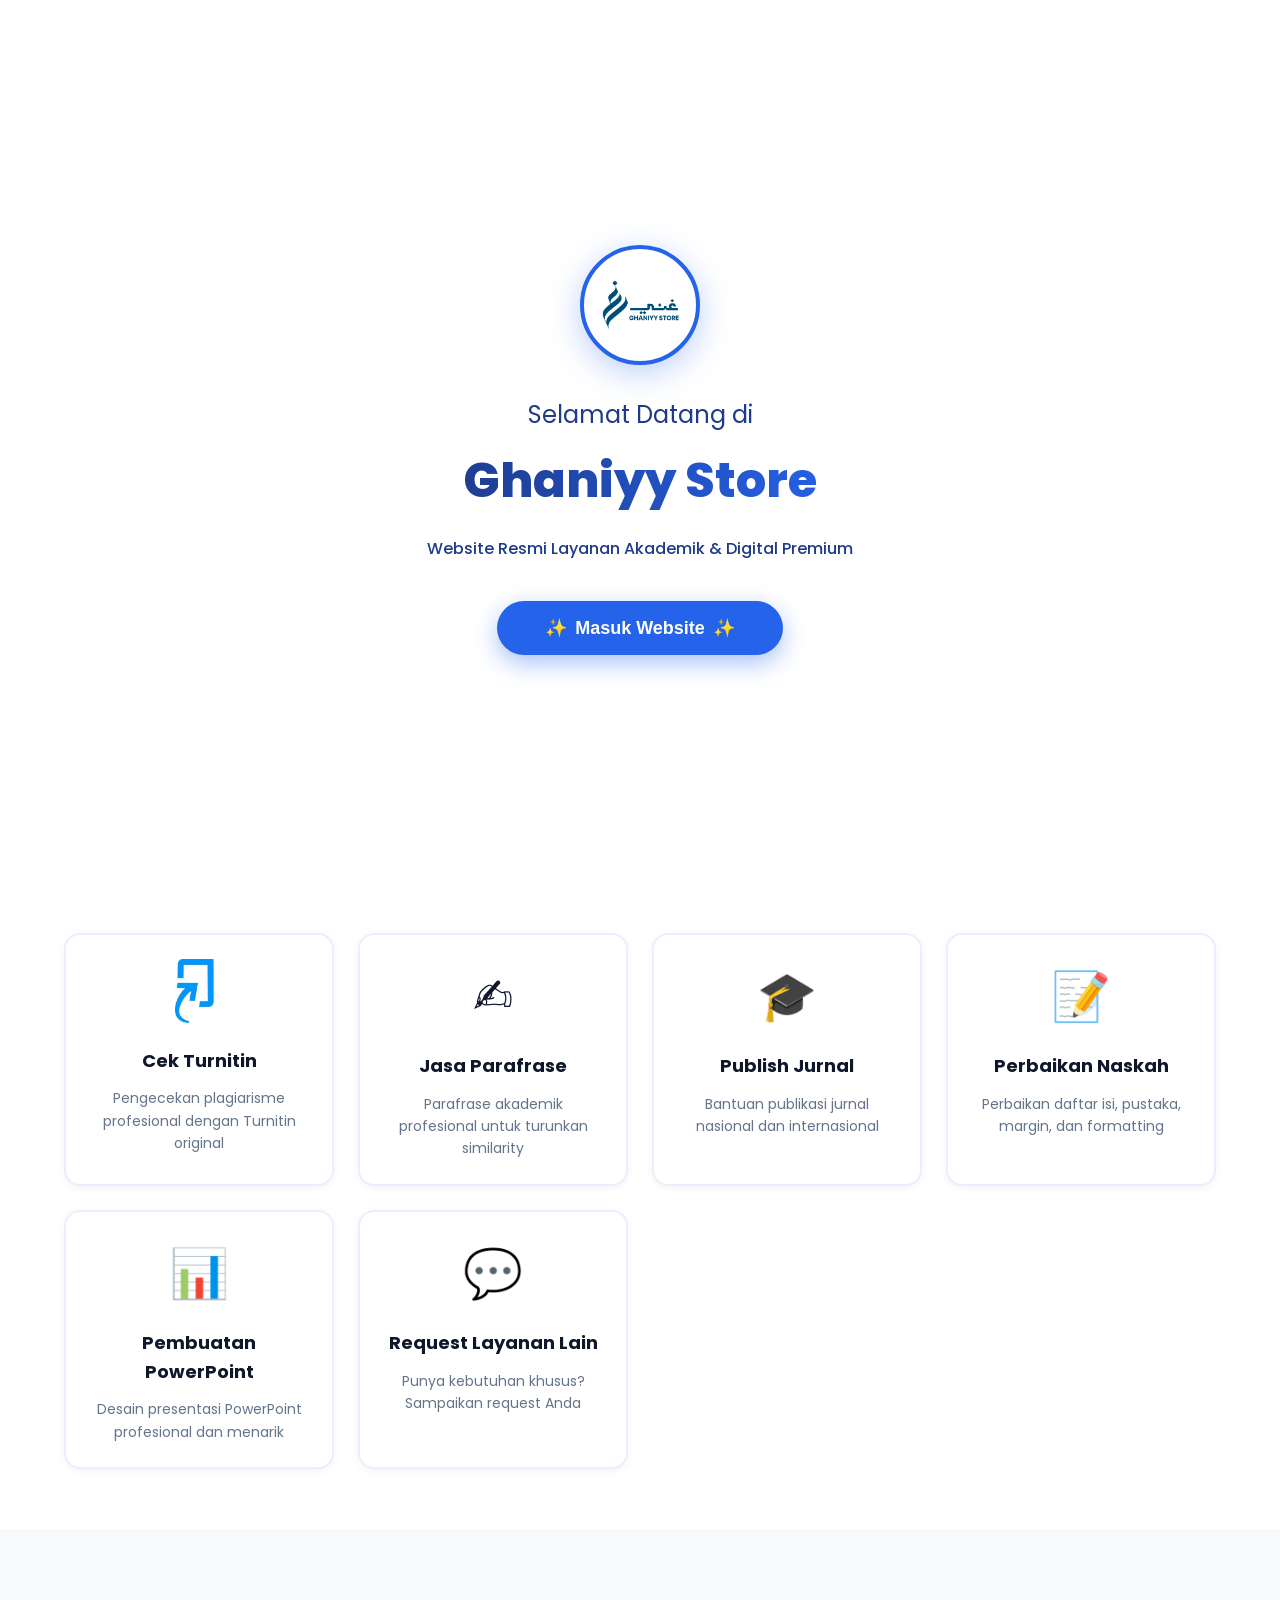
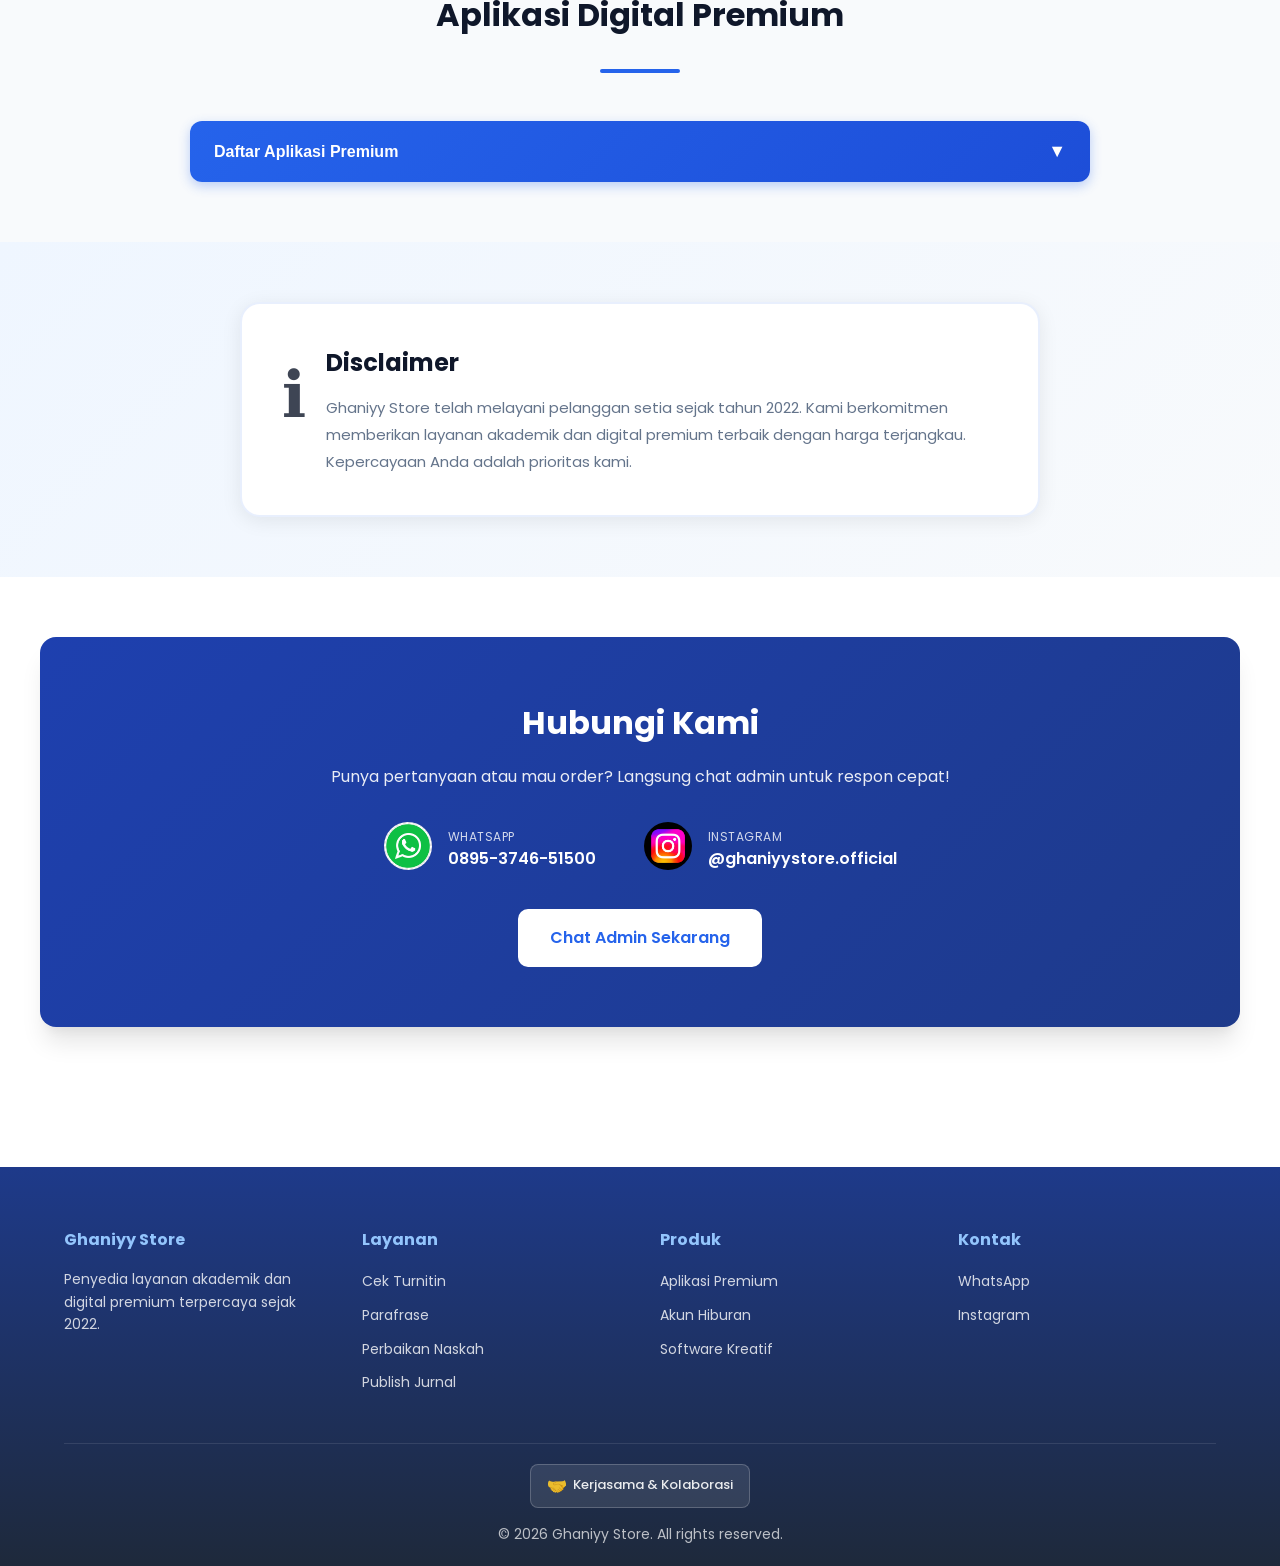
<file: WEBSITE TOKO/index.html>
<!DOCTYPE html>
<html lang="id">
<head>
  <meta charset="UTF-8" />
  <meta name="viewport" content="width=1200, initial-scale=0.3, maximum-scale=1.0, user-scalable=yes" />
  <title>Ghaniyy Store - Layanan Akademik & Digital Premium</title>
  <link rel="preconnect" href="https://fonts.googleapis.com">
  <link rel="preconnect" href="https://fonts.gstatic.com" crossorigin>
  <link href="https://fonts.googleapis.com/css2?family=Poppins:wght@300;400;500;600;700;800&display=swap" rel="stylesheet">
  <link rel="stylesheet" href="src/css/styles.css" />
</head>
<body>
  <!-- WELCOME SPLASH SCREEN -->
  <div id="welcomeScreen" class="welcome-screen">
    <div class="welcome-content">
      <img src="assets/logo1.png" alt="Ghaniyy Store" class="welcome-logo">
      <h1 class="welcome-title">Selamat Datang di</h1>
      <h2 class="welcome-brand">Ghaniyy Store</h2>
      <p class="welcome-subtitle">Website Resmi Layanan Akademik & Digital Premium</p>
      <button id="enterWebsite" class="welcome-btn">
        <span>✨</span> Masuk Website <span>✨</span>
      </button>
    </div>
  </div>

  <!-- BACKGROUND MUSIC -->
  <audio id="bgMusic" loop>
    <source src="assets/music.mp3" type="audio/mpeg">
    Browser Anda tidak mendukung audio.
  </audio>

  <!-- HEADER -->
  <header class="site-header">
    <div class="container header-inner">
      <a class="brand" href="#">
        <img src="assets/logo1.png" alt="Ghaniyy Store" class="logo-img"/>
        <span class="brand-text">Ghaniyy Store</span>
      </a>

      <button class="mobile-menu-toggle" id="mobileMenuToggle" aria-label="Toggle menu">
        <span>☰</span>
      </button>

      <nav class="main-nav" id="mainNav">
        <a href="#home">Home</a>
        <a href="#tentang">Tentang</a>
        <a href="#layanan">Layanan</a>
        <a href="#produk">Aplikasi Premium</a>
        <a href="#kontak">Kontak</a>
      </nav>

      <div class="header-actions">
        <input id="search" class="search" placeholder="Cari layanan atau produk..." />
        <a id="wa-contact" class="btn btn-primary" target="_blank" href="https://wa.me/62895374651500?text=Halo,%20saya%20tertarik%20dengan%20layanan%20Ghaniyy%20Store">WhatsApp</a>
      </div>
    </div>
  </header>

  <!-- HERO / HOME -->
  <section class="hero" id="home">
    <div class="container">
      <div class="home-content">
        <div class="logo-section">
          <img src="assets/logo1.png" alt="Ghaniyy Store Logo" class="main-logo"/>
          <h1 class="store-name">Ghaniyy Store</h1>
          <p class="store-tagline">Layanan Akademik & Digital Premium</p>
        </div>
        
        <div class="about-home">
          <h2>Tentang Kami</h2>
          <p>
            <strong>Ghaniyy Store</strong> merupakan penyedia layanan digital yang menghadirkan berbagai kebutuhan akademik maupun hiburan. 
            Kami menyediakan <strong>Cek Turnitin</strong>, <strong>Jasa Parafrase</strong>, <strong>Publish Jurnal</strong>, 
            <strong>Perbaikan Naskah</strong>, serta berbagai <strong>aplikasi premium</strong> dengan harga terjangkau dan pelayanan terpercaya.
          </p>
          
          <div class="home-stats">
            <div class="home-stat">
              <span class="stat-number" data-target="300">0</span><span class="stat-plus">+</span>
              <span class="stat-label">Pelanggan</span>
            </div>
            <div class="home-stat">
              <span class="stat-number">4.9/5</span>
              <span class="stat-label">Rating</span>
            </div>
            <div class="home-stat">
              <span class="stat-number">24/7</span>
              <span class="stat-label">Support</span>
            </div>
          </div>
          
          <a href="#layanan" class="btn-home">Lihat Layanan</a>
        </div>
      </div>
    </div>
  </section>

  <!-- LAYANAN AKADEMIK -->
  <section id="layanan" class="section-layanan">
    <div class="container">
      <div class="section-head">
        <h2>Layanan Akademik</h2>
        <div class="section-divider"></div>
      </div>
      <div class="layanan-grid">
        <div class="layanan-card" onclick="orderTurnitin()">
          <img src="assets/turnitin.jpg" alt="Turnitin" class="layanan-icon-img">
          <h3>Cek Turnitin</h3>
          <p>Pengecekan plagiarisme profesional dengan Turnitin original</p>
        </div>

        <div class="layanan-card" onclick="orderParafrase()">
          <div class="layanan-icon">✍️</div>
          <h3>Jasa Parafrase</h3>
          <p>Parafrase akademik profesional untuk turunkan similarity</p>
        </div>

        <div class="layanan-card" onclick="orderJurnal()">
          <div class="layanan-icon">🎓</div>
          <h3>Publish Jurnal</h3>
          <p>Bantuan publikasi jurnal nasional dan internasional</p>
        </div>

        <div class="layanan-card" onclick="orderNaskah()">
          <div class="layanan-icon">📝</div>
          <h3>Perbaikan Naskah</h3>
          <p>Perbaikan daftar isi, pustaka, margin, dan formatting</p>
        </div>

        <div class="layanan-card" onclick="orderPowerPoint()">
          <div class="layanan-icon">📊</div>
          <h3>Pembuatan PowerPoint</h3>
          <p>Desain presentasi PowerPoint profesional dan menarik</p>
        </div>

        <div class="layanan-card" onclick="orderCustom()">
          <div class="layanan-icon">💬</div>
          <h3>Request Layanan Lain</h3>
          <p>Punya kebutuhan khusus? Sampaikan request Anda</p>
        </div>
      </div>
    </div>
  </section>

  <!-- LAYANAN DIGITAL PREMIUM -->
  <section id="produk" class="section-apps">
    <div class="container">
      <div class="section-head">
        <h2>Aplikasi Digital Premium</h2>
        <div class="section-divider"></div>
      </div>
      
      <div class="digital-service-container">
        <button class="digital-toggle" onclick="toggleDigitalApps()">
          <span>Daftar Aplikasi Premium</span>
          <span class="toggle-icon">▼</span>
        </button>
        
        <div class="digital-apps-list" id="digitalAppsList">
          <div class="app-item" onclick="orderApp('Canva Pro')">
            <img src="assets/canva.jpeg" alt="Canva" class="app-logo">
            <div class="app-info">
              <h4>Canva Pro</h4>
              <p>Design tools profesional</p>
            </div>
          </div>
          
          <div class="app-item" onclick="orderApp('CapCut Pro')">
            <img src="assets/capcut.jpeg" alt="CapCut" class="app-logo">
            <div class="app-info">
              <h4>CapCut Pro</h4>
              <p>Video editing canggih</p>
            </div>
          </div>
          
          <div class="app-item" onclick="orderApp('Netflix Premium')">
            <img src="assets/neftlix.jpeg" alt="Netflix" class="app-logo">
            <div class="app-info">
              <h4>Netflix Premium</h4>
              <p>Akses unlimited film & series</p>
            </div>
          </div>
          
          <div class="app-item" onclick="orderApp('Spotify Premium')">
            <img src="assets/sptify.jpeg" alt="Spotify" class="app-logo">
            <div class="app-info">
              <h4>Spotify Premium</h4>
              <p>Musik tanpa iklan & offline</p>
            </div>
          </div>
          
          <div class="app-item" onclick="orderApp('YouTube Premium')">
            <img src="assets/youtube.jpeg" alt="YouTube" class="app-logo">
            <div class="app-info">
              <h4>YouTube Premium</h4>
              <p>Tanpa iklan & background play</p>
            </div>
          </div>
          
          <div class="app-item" onclick="orderApp('Disney+ Hotstar')">
            <img src="assets/disney.jpeg" alt="Disney+" class="app-logo">
            <div class="app-info">
              <h4>Disney+ Hotstar</h4>
              <p>Film, series, & sports streaming</p>
            </div>
          </div>
          
          <div class="app-item" onclick="orderApp('QuillBot Premium')">
            <img src="assets/quillbot.jpeg" alt="QuillBot" class="app-logo">
            <div class="app-info">
              <h4>QuillBot Premium</h4>
              <p>Parafrase otomatis cerdas</p>
            </div>
          </div>
          
          <div class="app-item" onclick="orderApp('ChatGPT Plus')">
            <img src="assets/chatgpt.jpeg" alt="ChatGPT" class="app-logo">
            <div class="app-info">
              <h4>ChatGPT Plus</h4>
              <p>AI assistant terkini</p>
            </div>
          </div>
          
          <div class="app-item" onclick="orderApp('Prime Video')">
            <img src="assets/primevideo.jpeg" alt="Prime Video" class="app-logo">
            <div class="app-info">
              <h4>Prime Video</h4>
              <p>Amazon streaming content</p>
            </div>
          </div>
          
          <div class="app-item" onclick="orderApp('DeepL Pro')">
            <img src="assets/deepl.jpeg" alt="DeepL" class="app-logo">
            <div class="app-info">
              <h4>DeepL Pro</h4>
              <p>Translator AI terbaik</p>
            </div>
          </div>
          
          <div class="app-item" onclick="orderApp('Picsart Gold')">
            <img src="assets/picsart.jpeg" alt="Picsart" class="app-logo">
            <div class="app-info">
              <h4>Picsart Gold</h4>
              <p>Photo & video editor</p>
            </div>
          </div>
          
          <div class="app-item" onclick="orderApp('Viu Premium')">
            <img src="assets/viu.jpeg" alt="Viu" class="app-logo">
            <div class="app-info">
              <h4>Viu Premium</h4>
              <p>Drama Asia terlengkap</p>
            </div>
          </div>
          
          <div class="app-item" onclick="orderApp('iFlix Premium')">
            <img src="assets/iflix.jpeg" alt="iFlix" class="app-logo">
            <div class="app-info">
              <h4>iFlix Premium</h4>
              <p>Konten Asia eksklusif</p>
            </div>
          </div>
          
          <div class="app-item" onclick="orderApp('Gamma App')">
            <img src="assets/gamma.jpeg" alt="Gamma" class="app-logo">
            <div class="app-info">
              <h4>Gamma App</h4>
              <p>AI presentation maker</p>
            </div>
          </div>
          
          <div class="app-item" onclick="orderCustomApp()">
            <img src="assets/logo1.png" alt="Custom" class="app-logo">
            <div class="app-info">
              <h4>Aplikasi Lainnya</h4>
              <p>Tanyakan kebutuhan Anda</p>
            </div>
          </div>
        </div>
      </div>
    </div>
  </section>

  <!-- DISCLAIMER -->
  <section id="disclaimer" class="section-disclaimer">
    <div class="container">
      <div class="disclaimer-content">
        <div class="disclaimer-icon">ℹ️</div>
        <div class="disclaimer-text">
          <h3>Disclaimer</h3>
          <p>Ghaniyy Store telah melayani pelanggan setia sejak tahun 2022. Kami berkomitmen memberikan layanan akademik dan digital premium terbaik dengan harga terjangkau. Kepercayaan Anda adalah prioritas kami.</p>
        </div>
      </div>
    </div>
  </section>

  <!-- KONTAK -->
  <section id="kontak" class="container section">
    <div class="contact-box">
      <h2>Hubungi Kami</h2>
      <p>Punya pertanyaan atau mau order? Langsung chat admin untuk respon cepat!</p>
      <div class="contact-info">
        <div class="contact-item">
          <a href="https://wa.me/62895374651500?text=Halo,%20saya%20tertarik%20dengan%20layanan%20Ghaniyy%20Store" target="_blank">
            <img src="assets/whatsapp.jfif" alt="WhatsApp" class="contact-icon-img">
          </a>
          <div>
            <div class="contact-label">WhatsApp</div>
            <div class="contact-value">0895-3746-51500</div>
          </div>
        </div>
        <div class="contact-item">
          <a href="https://www.instagram.com/ghaniyystore.official?igsh=dGpvbXdjb3ZzbmF2" target="_blank">
            <img src="assets/Instagram.png" alt="Instagram" class="contact-icon-img">
          </a>
          <div>
            <div class="contact-label">Instagram</div>
            <div class="contact-value">@ghaniyystore.official</div>
          </div>
        </div>
      </div>
      <a class="btn btn-primary btn-lg" href="https://wa.me/62895374651500?text=Halo,%20saya%20tertarik%20dengan%20layanan%20Ghaniyy%20Store" target="_blank">Chat Admin Sekarang</a>
    </div>
  </section>

  <!-- FOOTER -->
  <footer class="site-footer">
    <div class="container footer-content">
      <div class="footer-grid">
        <div class="footer-col">
          <h4>Ghaniyy Store</h4>
          <p>Penyedia layanan akademik dan digital premium terpercaya sejak 2022.</p>
        </div>
        <div class="footer-col">
          <h4>Layanan</h4>
          <ul>
            <li><a href="#layanan">Cek Turnitin</a></li>
            <li><a href="#layanan">Parafrase</a></li>
            <li><a href="#layanan">Perbaikan Naskah</a></li>
            <li><a href="#layanan">Publish Jurnal</a></li>
          </ul>
        </div>
        <div class="footer-col">
          <h4>Produk</h4>
          <ul>
            <li><a href="#produk">Aplikasi Premium</a></li>
            <li><a href="#produk">Akun Hiburan</a></li>
            <li><a href="#produk">Software Kreatif</a></li>
          </ul>
        </div>
        <div class="footer-col">
          <h4>Kontak</h4>
          <ul>
            <li><a href="https://wa.me/62895374651500?text=Halo,%20saya%20tertarik%20dengan%20layanan%20Ghaniyy%20Store" target="_blank">WhatsApp</a></li>
            <li><a href="https://www.instagram.com/ghaniyystore.official?igsh=dGpvbXdjb3ZzbmF2" target="_blank">Instagram</a></li>
          </ul>
        </div>
      </div>
      <div class="footer-bottom">
        <a href="https://wa.me/628999123944?text=Halo,%20saya%20tertarik%20untuk%20kerjasama%20dan%20kolaborasi" class="collab-btn" target="_blank">
          <span class="collab-icon">🤝</span> Kerjasama & Kolaborasi
        </a>
        <p>&copy; <span id="year"></span> Ghaniyy Store. All rights reserved.</p>
      </div>
    </div>
  </footer>

  <script src="src/js/products.js"></script>
  <script src="src/js/app.js"></script>

</body>
</html>
</file>
<file: WEBSITE TOKO/src/css/styles.css>
/* ===== VARIABLES ===== */
:root {
  --bg: linear-gradient(180deg, #f0f9ff 0%, #f8fafc 50%, #ffffff 100%);
  --bg-light: #f8fafc;
  --card: #ffffff;
  --accent: #2563eb;
  --accent-hover: #1d4ed8;
  --accent-light: #60a5fa;
  --muted: #64748b;
  --text-dark: #0f172a;
  --border: rgba(37, 99, 235, 0.1);
  --radius: 16px;
  --shadow: 0 4px 6px -1px rgba(0, 0, 0, 0.1), 0 2px 4px -1px rgba(0, 0, 0, 0.06);
  --shadow-hover: 0 20px 25px -5px rgba(0, 0, 0, 0.1), 0 10px 10px -5px rgba(0, 0, 0, 0.04);
  font-family: 'Poppins', 'Segoe UI', Roboto, system-ui, -apple-system, Arial, sans-serif;
}

/* ===== RESET ===== */
* {
  box-sizing: border-box;
  margin: 0;
  padding: 0;
}

html {
  scroll-behavior: smooth;
}

body {
  min-height: 100vh;
  background: linear-gradient(180deg, #f0f9ff 0%, #f8fafc 50%, #ffffff 100%);
  background-attachment: fixed;
  color: var(--text-dark);
  line-height: 1.6;
}

/* ===== WELCOME SPLASH SCREEN ===== */
.welcome-screen {
  position: fixed;
  top: 0;
  left: 0;
  width: 100%;
  height: 100%;
  background: #ffffff;
  display: flex;
  align-items: center;
  justify-content: center;
  z-index: 9999;
  transition: opacity 0.5s ease;
}

.welcome-content {
  text-align: center;
  color: #1e3a8a;
  padding: 40px;
  animation: fadeInUp 1s ease-out;
}

.welcome-logo {
  width: 120px;
  height: 120px;
  border-radius: 50%;
  margin-bottom: 24px;
  border: 4px solid #2563eb;
  box-shadow: 0 8px 32px rgba(37, 99, 235, 0.3);
  animation: logoFloat 3s ease-in-out infinite;
  background: #ffffff;
  padding: 8px;
}

.welcome-title {
  font-size: 24px;
  font-weight: 400;
  margin-bottom: 8px;
  color: #1e3a8a;
}

.welcome-brand {
  font-size: 48px;
  font-weight: 800;
  margin-bottom: 16px;
  background: linear-gradient(90deg, #1e3a8a, #2563eb, #3b82f6);
  background-size: 200% auto;
  -webkit-background-clip: text;
  background-clip: text;
  -webkit-text-fill-color: transparent;
  animation: gradientFlow 4s ease-in-out infinite;
}

.welcome-subtitle {
  font-size: 16px;
  margin-bottom: 40px;
  color: #1e3a8a;
  font-weight: 500;
}

.welcome-btn {
  background: #2563eb;
  color: #ffffff;
  border: none;
  padding: 16px 48px;
  font-size: 18px;
  font-weight: 700;
  border-radius: 50px;
  cursor: pointer;
  box-shadow: 0 8px 24px rgba(37, 99, 235, 0.4);
  transition: all 0.3s ease;
  animation: subtlePulse 2s ease-in-out infinite;
  display: inline-flex;
  align-items: center;
  gap: 8px;
}

.welcome-btn:hover {
  transform: translateY(-4px) scale(1.05);
  box-shadow: 0 12px 32px rgba(37, 99, 235, 0.5);
  background: #1d4ed8;
}

.welcome-btn:active {
  transform: translateY(-2px) scale(1.02);
}

/* Enhanced cursor for clickable elements */
button,
a,
.layanan-card,
.app-item,
.digital-toggle,
[onclick] {
  cursor: pointer !important;
}

button:hover,
a:hover,
.layanan-card:hover,
.app-item:hover {
  cursor: pointer !important;
}

/* ===== UTILITIES ===== */
.container {
  max-width: 1200px;
  margin: 0 auto;
  padding: 0 24px;
}

.section {
  padding: 60px 0;
}

.bg-white {
  background: #ffffff;
  color: var(--text-dark);
}

.section-head {
  text-align: center;
  margin-bottom: 48px;
}

.section-head h2 {
  font-size: 32px;
  color: var(--text-dark);
  margin-bottom: 12px;
  font-weight: 700;
}

.section-divider {
  width: 80px;
  height: 4px;
  background: var(--accent);
  margin: 16px auto 24px;
  border-radius: 2px;
}

.section-subtitle {
  color: var(--muted);
  font-size: 16px;
  max-width: 600px;
  margin: 0 auto;
}

.bg-light {
  background: #ffffff;
}

/* ===== MUSIC TOGGLE BUTTON ===== */
.music-toggle {
  position: fixed;
  bottom: 24px;
  right: 24px;
  width: 56px;
  height: 56px;
  border-radius: 50%;
  background: var(--accent);
  border: none;
  color: #ffffff;
  font-size: 24px;
  cursor: pointer;
  box-shadow: 0 4px 12px rgba(37, 99, 235, 0.3);
  z-index: 999;
  display: flex;
  align-items: center;
  justify-content: center;
  transition: all 0.3s ease;
  animation: subtlePulse 2s ease-in-out infinite;
}

.music-toggle:hover {
  transform: scale(1.1);
  box-shadow: 0 6px 20px rgba(37, 99, 235, 0.4);
}

.music-toggle.playing {
  background: linear-gradient(135deg, var(--accent), var(--accent-light));
}

/* ===== HEADER ===== */
.site-header {
  background: rgba(255, 255, 255, 0.95);
  border-bottom: 1px solid var(--border);
  position: sticky;
  top: 0;
  z-index: 100;
  backdrop-filter: blur(10px);
  box-shadow: 0 1px 3px rgba(0, 0, 0, 0.05);
}

.header-inner {
  display: flex;
  align-items: center;
  gap: 24px;
  padding: 16px 24px;
}

.brand {
  display: flex;
  align-items: center;
  gap: 12px;
  text-decoration: none;
  color: var(--text-dark);
  transition: all 0.3s ease;
}

.brand:hover {
  transform: translateY(-2px);
}

.logo-img {
  width: 64px;
  height: 64px;
  border-radius: 8px;
  background: transparent;
  mix-blend-mode: multiply;
  animation: logoFloat 3s ease-in-out infinite;
}

@keyframes logoFloat {
  0%, 100% {
    transform: translateY(0);
  }
  50% {
    transform: translateY(-5px);
  }
}

.brand-text {
  font-weight: 700;
  font-size: 24px;
  color: var(--accent);
  white-space: nowrap;
  background: linear-gradient(90deg, var(--accent), #60a5fa, var(--accent));
  background-size: 200% auto;
  -webkit-background-clip: text;
  background-clip: text;
  -webkit-text-fill-color: transparent;
  animation: gradientFlow 4s ease-in-out infinite;
}

@keyframes gradientFlow {
  0%, 100% {
    background-position: 0% center;
  }
  50% {
    background-position: 100% center;
  }
}

.main-nav {
  margin-left: auto;
  display: flex;
  gap: 8px;
}

.main-nav a {
  color: var(--muted);
  text-decoration: none;
  padding: 10px 16px;
  border-radius: 8px;
  transition: all 0.3s;
  font-weight: 500;
}

.main-nav a:hover {
  color: var(--accent);
  background: rgba(37, 99, 235, 0.08);
}

.header-actions {
  display: flex;
  gap: 12px;
  align-items: center;
  margin-left: 16px;
}

.mobile-menu-toggle {
  display: none;
}

.search {
  padding: 10px 16px;
  border-radius: 10px;
  border: 1px solid var(--border);
  background: #fff;
  color: var(--text-dark);
  width: 240px;
  font-size: 14px;
  transition: all 0.3s;
}

.search::placeholder {
  color: var(--muted);
}

.search:focus {
  outline: none;
  border-color: var(--accent);
  background: #fff;
  box-shadow: 0 0 0 3px rgba(37, 99, 235, 0.1);
}

/* ===== BUTTONS ===== */
.btn {
  padding: 12px 24px;
  border-radius: 10px;
  border: 0;
  cursor: pointer;
  text-decoration: none;
  display: inline-flex;
  align-items: center;
  justify-content: center;
  gap: 8px;
  font-weight: 600;
  font-size: 14px;
  transition: all 0.3s;
  white-space: nowrap;
}

.btn-primary {
  background: var(--accent);
  color: #fff;
  cursor: pointer;
}

.btn-primary:hover {
  background: var(--accent-hover);
  transform: translateY(-2px) scale(1.05);
  box-shadow: var(--shadow), 0 0 20px rgba(37, 99, 235, 0.3);
}

.btn-ghost {
  background: transparent;
  border: 1px solid var(--border);
  color: var(--accent);
}

.btn-ghost:hover {
  background: rgba(30, 64, 175, 0.08);
  border-color: var(--accent);
}

.btn-sm {
  padding: 8px 16px;
  font-size: 13px;
}

.btn-lg {
  padding: 16px 32px;
  font-size: 16px;
  animation: subtlePulse 2s ease-in-out infinite;
}

.btn-lg:hover {
  animation: none;
}

/* ===== HERO ===== */
/* ===== HERO SECTION (Mobile-First) ===== */
.hero {
  padding: 40px 0 60px;
  background: linear-gradient(135deg, #3b82f6 0%, #60a5fa 50%, #93c5fd 100%);
  position: relative;
  overflow: hidden;
  transition: all 0.3s ease;
}

.home-content {
  display: flex;
  flex-direction: column;
  gap: 40px;
}

.logo-section {
  text-align: center;
  padding: 20px 0;
}

.main-logo {
  width: 140px;
  height: 140px;
  border-radius: 50%;
  box-shadow: 0 8px 24px rgba(37, 99, 235, 0.2);
  margin: 0 auto 20px;
  display: block;
  background: rgba(255, 255, 255, 0.9);
  padding: 10px;
  object-fit: contain;
  border: 3px solid rgba(255, 255, 255, 0.8);
}

.store-name {
  font-size: 28px;
  color: #ffffff;
  font-weight: 800;
  margin-bottom: 8px;
  letter-spacing: -0.5px;
  white-space: nowrap;
  opacity: 0;
  animation: fadeInUp 1s ease-out 0.3s forwards;
}

.store-tagline {
  font-size: 14px;
  color: rgba(255, 255, 255, 0.9);
  font-weight: 400;
  white-space: nowrap;
  opacity: 0;
  animation: fadeInUp 1s ease-out 0.6s forwards;
}

@keyframes fadeInUp {
  0% {
    opacity: 0;
    transform: translateY(30px);
  }
  100% {
    opacity: 1;
    transform: translateY(0);
  }
}

.about-home {
  background: rgba(255, 255, 255, 0.95);
  padding: 32px 24px;
  border-radius: 20px;
  box-shadow: 0 10px 30px rgba(0, 0, 0, 0.1);
}

.about-home h2 {
  font-size: 24px;
  color: var(--text-dark);
  margin-bottom: 16px;
  font-weight: 700;
  text-align: center;
}

.about-home > p {
  font-size: 15px;
  color: var(--text-dark);
  line-height: 1.7;
  margin-bottom: 24px;
  text-align: center;
}

.home-stats {
  display: grid;
  grid-template-columns: repeat(3, 1fr);
  gap: 20px;
  margin-bottom: 24px;
}

.home-stat {
  text-align: center;
  padding: 16px 8px;
  background: rgba(37, 99, 235, 0.05);
  border-radius: 12px;
  border: 1px solid rgba(37, 99, 235, 0.1);
  transition: all 0.3s;
}

.home-stat:hover {
  transform: translateY(-4px);
  box-shadow: 0 8px 16px rgba(37, 99, 235, 0.15);
}

.home-stats.counted .stat-number {
  animation: countUp 0.8s cubic-bezier(0.34, 1.56, 0.64, 1);
}

.home-stats.counted .home-stat {
  animation: statPop 0.6s ease-out forwards;
}

.home-stat:nth-child(1) { animation-delay: 0s; }
.home-stat:nth-child(2) { animation-delay: 0.1s; }
.home-stat:nth-child(3) { animation-delay: 0.2s; }

.stat-number {
  font-size: 24px;
  font-weight: 700;
  color: var(--accent);
  display: inline-block;
  font-variant-numeric: tabular-nums;
  text-shadow: 0 2px 4px rgba(37, 99, 235, 0.1);
}

.stat-plus {
  font-size: 24px;
  font-weight: 700;
  color: var(--accent);
  display: inline-block;
}

.stat-label {
  font-size: 13px;
  color: var(--muted);
  display: block;
  margin-top: 4px;
}

.btn-home {
  display: inline-block;
  background: var(--accent);
  color: #ffffff;
  padding: 14px 32px;
  border-radius: 10px;
  text-decoration: none;
  font-weight: 600;
  font-size: 16px;
  transition: all 0.3s ease;
  box-shadow: 0 4px 12px rgba(37, 99, 235, 0.3);
  width: 100%;
  text-align: center;
  animation: subtlePulse 2s ease-in-out infinite;
}

.btn-home:hover {
  background: var(--accent-hover);
  transform: translateY(-2px) scale(1.02);
  box-shadow: 0 6px 20px rgba(37, 99, 235, 0.4), 0 0 30px rgba(37, 99, 235, 0.2);
  animation: none;
}

/* ===== ABOUT SECTION ===== */
.about-container {
  max-width: 900px;
  margin: 0 auto;
}

.about-content {
  text-align: center;
}

.about-content p {
  font-size: 16px;
  line-height: 1.8;
  margin-bottom: 24px;
  color: var(--text-dark);
}

.about-content strong {
  color: var(--accent);
  font-weight: 600;
}

.about-features {
  display: grid;
  grid-template-columns: repeat(auto-fit, minmax(200px, 1fr));
  gap: 24px;
  margin-top: 40px;
}

.feature-item {
  display: flex;
  align-items: center;
  gap: 12px;
  padding: 16px;
  background: var(--bg-light);
  border-radius: 12px;
  border: 2px solid var(--border);
  transition: all 0.3s;
}

.feature-item:hover {
  transform: translateY(-4px);
  border-color: var(--accent);
  box-shadow: var(--shadow);
}

.feature-icon {
  font-size: 28px;
}

.feature-text {
  font-weight: 600;
  color: var(--text-dark);
}

/* ===== LAYANAN AKADEMIK (Mobile-First) ===== */
.section-layanan {
  padding: 60px 0;
  background: #ffffff;
}

.layanan-grid {
  display: grid;
  grid-template-columns: 1fr;
  gap: 16px;
  margin-top: 32px;
}

.layanan-card {
  background: #ffffff;
  border: 2px solid var(--border);
  border-radius: 16px;
  padding: 24px;
  transition: all 0.3s;
  cursor: pointer;
  box-shadow: 0 2px 8px rgba(0, 0, 0, 0.05);
  text-align: center;
  animation: subtlePulse 3s ease-in-out infinite;
}

.layanan-card:hover {
  transform: translateY(-4px) scale(1.02);
  border-color: var(--accent);
  box-shadow: 0 8px 24px rgba(37, 99, 235, 0.15), 0 0 20px rgba(37, 99, 235, 0.1);
  animation: none;
}

.layanan-icon {
  font-size: 48px;
  margin-bottom: 16px;
  transition: all 0.3s ease;
}

.layanan-icon-img {
  width: 64px;
  height: 64px;
  object-fit: contain;
  margin-bottom: 16px;
  transition: all 0.3s ease;
  border-radius: 8px;
}

.layanan-card:hover .layanan-icon,
.layanan-card:hover .layanan-icon-img {
  transform: scale(1.1) rotate(5deg);
}

.layanan-card h3 {
  font-size: 18px;
  color: var(--text-dark);
  font-weight: 700;
  margin-bottom: 12px;
}

.layanan-card p {
  color: var(--muted);
  font-size: 14px;
  line-height: 1.6;
}

/* ===== DIGITAL SERVICE CONTAINER (Mobile-First) ===== */
.section-apps {
  padding: 60px 0;
  background: var(--bg-light);
}

.digital-service-container {
  max-width: 900px;
  margin: 0 auto;
}

.digital-toggle {
  width: 100%;
  background: var(--accent);
  color: #ffffff;
  border: none;
  padding: 20px 24px;
  border-radius: 12px;
  font-size: 16px;
  font-weight: 600;
  display: flex;
  justify-content: space-between;
  align-items: center;
  cursor: pointer;
  transition: all 0.3s;
  box-shadow: 0 4px 12px rgba(37, 99, 235, 0.3);
  animation: subtlePulse 2.5s ease-in-out infinite;
}

.digital-toggle:hover {
  background: var(--accent-hover);
  transform: translateY(-2px) scale(1.01);
  box-shadow: 0 6px 20px rgba(37, 99, 235, 0.4), 0 0 30px rgba(37, 99, 235, 0.2);
  animation: none;
}

.toggle-icon {
  font-size: 18px;
  transition: transform 0.3s;
}

.digital-toggle:hover .toggle-icon {
  transform: scale(1.2);
  animation: bounce 0.5s ease;
}

@keyframes bounce {
  0%, 100% {
    transform: scale(1.2) translateY(0);
  }
  50% {
    transform: scale(1.2) translateY(-3px);
  }
}

.digital-toggle.active .toggle-icon {
  transform: rotate(180deg);
}

.digital-apps-list {
  max-height: 0;
  overflow: hidden;
  transition: max-height 0.5s ease-out, padding 0.3s;
  background: #ffffff;
  border-radius: 0 0 12px 12px;
}

.digital-apps-list.open {
  max-height: 3000px;
  padding: 20px 0;
  margin-top: 16px;
  border: 2px solid var(--border);
  border-radius: 12px;
}

.app-item {
  display: flex;
  align-items: center;
  gap: 16px;
  padding: 16px 20px;
  background: #ffffff;
  border-bottom: 1px solid rgba(0, 0, 0, 0.05);
  cursor: pointer;
  transition: all 0.3s;
  position: relative;
  overflow: hidden;
}

.app-item::before {
  content: '';
  position: absolute;
  left: -100%;
  top: 0;
  width: 100%;
  height: 100%;
  background: linear-gradient(90deg, transparent, rgba(96, 165, 250, 0.2), transparent);
  transition: left 0.5s ease;
}

.app-item:last-child {
  border-bottom: none;
}

.app-item:hover {
  background: rgba(96, 165, 250, 0.05);
}

.app-item:hover::before {
  left: 100%;
}

.app-item:hover .app-logo {
  transform: scale(1.05);
}

.app-logo {
  width: 56px;
  height: 56px;
  border-radius: 12px;
  object-fit: contain;
  background: transparent;
  flex-shrink: 0;
  transition: all 0.3s ease;
}

.app-info {
  flex: 1;
}

.app-info h4 {
  font-size: 16px;
  color: var(--text-dark);
  font-weight: 600;
  margin-bottom: 4px;
  transition: all 0.3s ease;
}

.app-info p {
  font-size: 13px;
  color: var(--muted);
  margin: 0;
}

/* ===== DISCLAIMER SECTION (Mobile-First) ===== */
.section-disclaimer {
  padding: 60px 0;
  background: linear-gradient(135deg, #eff6ff 0%, #f8fafc 100%);
}

.disclaimer-content {
  max-width: 800px;
  margin: 0 auto;
  background: #ffffff;
  border-radius: 20px;
  padding: 32px 24px;
  box-shadow: 0 4px 20px rgba(0, 0, 0, 0.08);
  border: 2px solid var(--border);
  display: flex;
  gap: 20px;
  align-items: flex-start;
}

.disclaimer-icon {
  font-size: 48px;
  flex-shrink: 0;
  opacity: 0.8;
}

.disclaimer-text h3 {
  font-size: 24px;
  color: var(--text-dark);
  margin-bottom: 12px;
  font-weight: 700;
}

.disclaimer-text p {
  font-size: 15px;
  line-height: 1.8;
  color: var(--muted);
  margin: 0;
}


/* ===== SERVICES GRID ===== */
.services-grid {
  display: grid;
  grid-template-columns: repeat(auto-fit, minmax(320px, 1fr));
  gap: 24px;
  margin-top: 32px;
}

.service-card {
  background: var(--card);
  border-radius: var(--radius);
  padding: 32px;
  box-shadow: var(--shadow);
  border: 1px solid var(--border);
  transition: all 0.3s;
  cursor: pointer;
  text-align: center;
}

.service-card:hover {
  transform: translateY(-8px);
  box-shadow: var(--shadow-hover);
  border-color: var(--accent);
}

.service-icon {
  font-size: 48px;
  margin-bottom: 16px;
  display: block;
}

.service-card h3 {
  font-size: 20px;
  color: var(--text-dark);
  margin-bottom: 12px;
  font-weight: 700;
}

.service-card p {
  color: var(--muted);
  font-size: 14px;
  line-height: 1.6;
  margin-bottom: 16px;
  min-height: 60px;
}

.service-price {
  font-size: 16px;
  font-weight: 700;
  color: var(--accent);
  margin-bottom: 16px;
}

/* ===== FILTERS ===== */
.filters {
  display: flex;
  gap: 12px;
  flex-wrap: wrap;
  justify-content: center;
  margin-top: 24px;
}

.chip {
  padding: 10px 20px;
  border-radius: 999px;
  border: 1px solid var(--border);
  background: #fff;
  cursor: pointer;
  font-weight: 500;
  font-size: 14px;
  transition: all 0.3s;
}

.chip:hover {
  border-color: var(--accent);
  color: var(--accent);
}

.chip.active {
  background: linear-gradient(90deg, #60a5fa, var(--accent));
  color: #fff;
  border-color: transparent;
}

/* ===== PRODUCT GRID ===== */
.grid {
  display: grid;
  grid-template-columns: repeat(auto-fit, minmax(280px, 1fr));
  gap: 24px;
  margin-top: 32px;
}

.card {
  background: var(--card);
  border-radius: var(--radius);
  box-shadow: var(--shadow);
  overflow: hidden;
  border: 1px solid var(--border);
  transition: all 0.3s;
}

.card:hover {
  transform: translateY(-4px);
  box-shadow: var(--shadow-hover);
}

.card img {
  width: 100%;
  height: 200px;
  object-fit: cover;
  background: linear-gradient(180deg, #cbd5e1, #f8fafc);
}

.card-body {
  padding: 20px;
}

.card-title {
  font-weight: 700;
  font-size: 18px;
  margin-bottom: 8px;
  color: var(--text-dark);
}

.card-desc {
  color: var(--muted);
  font-size: 14px;
  margin-bottom: 16px;
  line-height: 1.5;
  min-height: 42px;
}

.card-row {
  display: flex;
  justify-content: space-between;
  align-items: center;
  gap: 12px;
}

.price {
  font-weight: 700;
  font-size: 16px;
  color: var(--accent);
}

/* ===== APK GRID ===== */
.apk-grid {
  display: grid;
  grid-template-columns: repeat(auto-fit, minmax(160px, 1fr));
  gap: 16px;
  margin-top: 32px;
}

.apk-btn {
  padding: 20px;
  border-radius: var(--radius);
  border: 1px solid var(--border);
  background: #fff;
  cursor: pointer;
  font-weight: 600;
  font-size: 14px;
  transition: all 0.3s;
  display: flex;
  flex-direction: column;
  align-items: center;
  gap: 12px;
  box-shadow: 0 2px 8px rgba(11, 79, 108, 0.04);
}

.apk-btn:hover {
  transform: translateY(-4px);
  box-shadow: var(--shadow);
  border-color: var(--accent);
  color: var(--accent);
}

.apk-icon {
  font-size: 32px;
}

/* ===== CONTACT BOX ===== */
.contact-box {
  background: linear-gradient(135deg, #1e40af, #1e3a8a);
  color: #fff;
  padding: 60px;
  border-radius: 16px;
  text-align: center;
  box-shadow: var(--shadow-hover);
}

.contact-box h2 {
  font-size: 32px;
  margin-bottom: 16px;
  color: #fff;
}

.contact-box > p {
  font-size: 16px;
  margin-bottom: 32px;
  opacity: 0.9;
}

.contact-info {
  display: flex;
  gap: 48px;
  justify-content: center;
  margin-bottom: 32px;
}

.contact-item {
  display: flex;
  align-items: center;
  gap: 16px;
  text-align: left;
}

.contact-icon {
  font-size: 32px;
}

.contact-icon-img {
  width: 48px;
  height: 48px;
  object-fit: contain;
  background: transparent;
  border-radius: 50%;
  cursor: pointer;
  transition: transform 0.3s ease;
}

.contact-icon-img:hover {
  transform: scale(1.1);
}

.contact-label {
  font-size: 12px;
  opacity: 0.8;
  text-transform: uppercase;
  letter-spacing: 0.5px;
}

.contact-value {
  font-size: 16px;
  font-weight: 600;
}

.contact-box .btn-primary {
  background: #fff;
  color: var(--accent);
  cursor: pointer;
}

.contact-box .btn-primary:hover {
  background: #f0f9fc;
  transform: scale(1.02);
  box-shadow: 0 4px 12px rgba(37, 99, 235, 0.15);
}

/* ===== FOOTER ===== */
.site-footer {
  background: linear-gradient(180deg, #1e3a8a, #1e293b);
  color: #fff;
  padding: 60px 0 20px;
  margin-top: 80px;
}

.footer-content {
  max-width: 1200px;
  margin: 0 auto;
}

.footer-grid {
  display: grid;
  grid-template-columns: repeat(auto-fit, minmax(200px, 1fr));
  gap: 40px;
  margin-bottom: 40px;
}

.footer-col h4 {
  font-size: 16px;
  margin-bottom: 16px;
  color: #93c5fd;
}

.footer-col p {
  font-size: 14px;
  line-height: 1.6;
  opacity: 0.8;
}

.footer-col ul {
  list-style: none;
}

.footer-col ul li {
  margin-bottom: 8px;
}

.footer-col ul li a {
  color: rgba(255, 255, 255, 0.8);
  text-decoration: none;
  font-size: 14px;
  transition: all 0.3s;
}

.footer-col ul li a:hover {
  color: #93c5fd;
  padding-left: 4px;
}

.footer-bottom {
  text-align: center;
  padding-top: 20px;
  border-top: 1px solid rgba(255, 255, 255, 0.1);
  display: flex;
  flex-direction: column;
  gap: 16px;
  align-items: center;
}

.footer-bottom p {
  font-size: 14px;
  opacity: 0.7;
  margin: 0;
}

.collab-btn {
  display: inline-flex;
  align-items: center;
  gap: 6px;
  padding: 8px 16px;
  background: rgba(255, 255, 255, 0.1);
  border: 1px solid rgba(255, 255, 255, 0.2);
  border-radius: 8px;
  color: rgba(255, 255, 255, 0.9);
  font-size: 13px;
  font-weight: 500;
  text-decoration: none;
  transition: all 0.3s ease;
  animation: subtlePulse 2.5s ease-in-out infinite;
}

.collab-btn:hover {
  background: rgba(255, 255, 255, 0.15);
  border-color: rgba(255, 255, 255, 0.3);
  transform: translateY(-2px) scale(1.05);
  box-shadow: 0 4px 12px rgba(255, 255, 255, 0.2);
  animation: none;
}

.collab-icon {
  font-size: 16px;
  transition: transform 0.3s ease;
}

.collab-btn:hover .collab-icon {
  transform: rotate(20deg) scale(1.2);
  animation: shake 0.5s ease;
}

@keyframes shake {
  0%, 100% {
    transform: rotate(20deg) scale(1.2);
  }
  25% {
    transform: rotate(15deg) scale(1.2);
  }
  75% {
    transform: rotate(25deg) scale(1.2);
  }
}

/* ===== RESPONSIVE (Mobile-First Enhancements) ===== */

/* Tablet (768px and up) */
@media (min-width: 768px) {
  .home-content {
    gap: 50px;
  }

  .main-logo {
    width: 140px;
    height: 140px;
  }

  .store-name {
    font-size: 40px;
  }

  .store-tagline {
    font-size: 18px;
  }

  .about-home {
    padding: 40px 32px;
  }

  .about-home h2 {
    font-size: 28px;
  }

  .about-home > p {
    font-size: 16px;
  }

  .layanan-grid {
    grid-template-columns: repeat(2, 1fr);
    gap: 20px;
  }

  .disclaimer-content {
    padding: 40px;
  }

  .disclaimer-icon {
    font-size: 64px;
  }

  .btn-home {
    width: auto;
    display: inline-block;
  }
}

/* Desktop (968px and up) */
@media (min-width: 968px) {
  .hero {
    padding: 60px 0 80px;
  }

  .home-content {
    flex-direction: row;
    align-items: center;
    gap: 60px;
  }

  .logo-section {
    flex: 0 0 320px;
  }

  .main-logo {
    width: 140px;
    height: 140px;
  }

  .store-name {
    font-size: 48px;
  }

  .store-tagline {
    font-size: 20px;
  }

  .about-home {
    flex: 1;
    text-align: left;
  }

  .about-home h2 {
    font-size: 32px;
    text-align: left;
  }

  .about-home > p {
    font-size: 17px;
    text-align: left;
  }

  .layanan-grid {
    grid-template-columns: repeat(4, 1fr);
    gap: 24px;
  }
}

/* Legacy responsive rules */
@media (max-width: 968px) {
  .hero-inner {
    flex-direction: column;
    gap: 40px;
  }

  .hero-media {
    flex: 0 0 auto;
    max-width: 100%;
  }

  .hero-copy h1 {
    font-size: 32px;
  }

  .hero-stats {
    gap: 24px;
  }

  .services-grid {
    grid-template-columns: repeat(auto-fit, minmax(280px, 1fr));
  }

  .grid {
    grid-template-columns: repeat(auto-fit, minmax(240px, 1fr));
  }

  .contact-info {
    flex-direction: column;
    gap: 24px;
  }

  .contact-item {
    justify-content: center;
  }
}

@media (max-width: 768px) {
  .container {
    padding: 0 16px;
  }

  /* Header Mobile */
  .header-inner {
    flex-wrap: wrap;
    padding: 12px 16px;
  }

  .brand {
    flex: 1;
  }

  .logo-img {
    width: 40px;
    height: 40px;
  }

  .brand-text {
    font-size: 18px;
  }

  .main-nav {
    display: none;
  }

  .header-actions {
    width: 100%;
    order: 3;
    margin-left: 0;
    margin-top: 12px;
  }

  .search {
    flex: 1;
    width: auto;
  }

  /* Hero Mobile */
  .hero {
    padding: 40px 0;
  }

  .hero-copy h1 {
    font-size: 28px;
  }

  .hero-copy > p {
    font-size: 16px;
  }

  .hero-cta {
    flex-direction: column;
    gap: 12px;
  }

  .hero-cta .btn {
    width: 100%;
  }

  .hero-stats {
    flex-wrap: wrap;
    justify-content: space-around;
  }

  /* Section Mobile */
  .section {
    padding: 40px 0;
  }

  .section-head {
    margin-bottom: 32px;
  }

  .section-head h2 {
    font-size: 24px;
  }

  .section-subtitle {
    font-size: 14px;
  }

  /* Services Mobile */
  .services-grid {
    grid-template-columns: 1fr;
    gap: 16px;
  }

  .service-card {
    padding: 24px;
  }

  .service-icon {
    font-size: 40px;
  }

  .service-card h3 {
    font-size: 18px;
  }

  /* Products Mobile */
  .grid {
    grid-template-columns: 1fr;
    gap: 16px;
  }

  /* Filters Mobile */
  .filters {
    gap: 8px;
  }

  .chip {
    padding: 8px 16px;
    font-size: 13px;
  }

  /* Contact Mobile */
  .contact-box {
    padding: 32px 20px;
    border-radius: 12px;
  }

  .contact-box h2 {
    font-size: 24px;
  }

  .contact-box > p {
    font-size: 14px;
  }

  .contact-info {
    gap: 20px;
  }

  .contact-icon {
    font-size: 28px;
  }

  .contact-value {
    font-size: 14px;
  }

  /* APK Grid Mobile */
  .apk-grid {
    grid-template-columns: repeat(2, 1fr);
    gap: 12px;
  }

  .apk-btn {
    padding: 16px 12px;
    font-size: 13px;
  }

  .apk-icon {
    font-size: 28px;
  }

  /* Footer Mobile */
  .footer-grid {
    grid-template-columns: 1fr;
    gap: 32px;
  }

  .site-footer {
    padding: 40px 0 20px;
    margin-top: 60px;
  }
}

@media (max-width: 480px) {
  /* Extra small mobile */
  .hero-copy h1 {
    font-size: 24px;
  }

  .hero-copy > p {
    font-size: 14px;
  }

  .stat-number {
    font-size: 20px;
  }

  .stat-label {
    font-size: 12px;
  }

  .section-head h2 {
    font-size: 20px;
  }

  .service-card {
    padding: 20px;
  }

  .service-card p {
    min-height: auto;
  }

  .btn {
    padding: 10px 20px;
    font-size: 13px;
  }

  .btn-lg {
    padding: 14px 24px;
    font-size: 14px;
  }

  .card-title {
    font-size: 16px;
  }

  .card-desc {
    font-size: 13px;
    min-height: auto;
  }

  .price {
    font-size: 14px;
  }

  .apk-grid {
    grid-template-columns: repeat(2, 1fr);
    gap: 10px;
  }

  .apk-btn {
    padding: 12px 8px;
    font-size: 12px;
  }

  .apk-icon {
    font-size: 24px;
  }

  .contact-box {
    padding: 24px 16px;
  }

  .contact-box h2 {
    font-size: 20px;
  }

  .footer-col h4 {
    font-size: 14px;
  }

  .footer-col p,
  .footer-col ul li a {
    font-size: 13px;
  }
}

/* Mobile Navigation Menu (Hamburger) */
@media (max-width: 768px) {
  .mobile-menu-toggle {
    display: block;
    background: none;
    border: none;
    font-size: 24px;
    color: var(--accent);
    cursor: pointer;
    padding: 8px;
  }

  .main-nav.mobile-open {
    display: flex;
    flex-direction: column;
    position: fixed;
    top: 70px;
    left: 0;
    right: 0;
    background: #fff;
    box-shadow: var(--shadow);
    padding: 20px;
    gap: 4px;
    z-index: 99;
    animation: slideDown 0.3s ease;
  }

  @keyframes slideDown {
    from {
      opacity: 0;
      transform: translateY(-20px);
    }
    to {
      opacity: 1;
      transform: translateY(0);
    }
  }

  .main-nav.mobile-open a {
    padding: 12px 16px;
    border-radius: 8px;
    display: block;
  }
}

/* ===== SIMPLE SLIDE ANIMATIONS ===== */
.slide-in {
  opacity: 0;
  transition: opacity 0.8s ease, transform 0.8s ease;
}

.slide-in.from-left {
  transform: translateX(-60px) translateY(20px);
}

.slide-in.from-right {
  transform: translateX(60px) translateY(20px);
}

.slide-in.from-bottom {
  transform: translateY(60px);
}

.slide-in.visible {
  opacity: 1;
  transform: translate(0, 0);
}

/* ===== AWESOME ANIMATIONS ===== */
@keyframes fadeInUp {
  from {
    opacity: 0;
    transform: translateY(30px);
  }
  to {
    opacity: 1;
    transform: translateY(0);
  }
}

@keyframes countUp {
  from {
    opacity: 0;
    transform: scale(0.5);
  }
  to {
    opacity: 1;
    transform: scale(1);
  }
}

@keyframes logoFloat {
  0%, 100% {
    transform: translateY(0px);
  }
  50% {
    transform: translateY(-10px);
  }
}

@keyframes pulse {
  0%, 100% {
    transform: scale(1);
  }
  50% {
    transform: scale(1.05);
  }
}

@keyframes floatIn {
  from {
    opacity: 0;
    transform: translateY(20px) scale(0.95);
  }
  to {
    opacity: 1;
    transform: translateY(0) scale(1);
  }
}

@keyframes slideInLeft {
  from {
    opacity: 0;
    transform: translateX(-30px);
  }
  to {
    opacity: 1;
    transform: translateX(0);
  }
}

@keyframes expandWidth {
  from {
    width: 0;
  }
  to {
    width: 80px;
  }
}

@keyframes rotate360 {
  from {
    transform: rotate(0deg);
  }
  to {
    transform: rotate(360deg);
  }
}

@keyframes shimmer {
  0% {
    transform: scale(1);
  }
  50% {
    transform: scale(1.1);
    filter: brightness(1.3);
  }
  100% {
    transform: scale(1);
  }
}

@keyframes pulse {
  0%, 100% {
    opacity: 1;
  }
  50% {
    opacity: 0.8;
  }
}

@keyframes float {
  0%, 100% {
    transform: translateY(0px);
  }
  50% {
    transform: translateY(-10px);
  }
}

/* Ripple effect */
.ripple {
  position: absolute;
  border-radius: 50%;
  background: rgba(255, 255, 255, 0.4);
  animation: rippleEffect 0.6s ease-out;
  pointer-events: none;
  z-index: 1;
}

@keyframes rippleEffect {
  from {
    transform: scale(0);
    opacity: 1;
  }
  to {
    transform: scale(4);
    opacity: 0;
  }
}

/* Enhanced Particle effect */
.particle {
  position: absolute;
  background: radial-gradient(circle, rgba(255, 255, 255, 0.9) 0%, rgba(96, 165, 250, 0.6) 100%);
  border-radius: 50%;
  animation: particleFloat 7s ease-in-out forwards;
  pointer-events: none;
  box-shadow: 0 0 12px rgba(255, 255, 255, 0.9), 0 0 24px rgba(96, 165, 250, 0.4);
  filter: blur(1px);
}

@keyframes particleFloat {
  0% {
    transform: translateY(100vh) translateX(0) rotate(0deg) scale(0);
    opacity: 0;
  }
  10% {
    opacity: 1;
    transform: translateY(90vh) translateX(20px) rotate(180deg) scale(1);
  }
  50% {
    transform: translateY(40vh) translateX(-30px) rotate(360deg) scale(1.2);
  }
  90% {
    opacity: 0.8;
  }
  100% {
    transform: translateY(-20px) translateX(40px) rotate(720deg) scale(0.5);
    opacity: 0;
  }
}

/* Enhanced transitions */
.service-card-clean,
.app-item,
.feature-item,
.btn,
.digital-service-header {
  position: relative;
  overflow: hidden;
  transition: all 0.3s cubic-bezier(0.4, 0, 0.2, 1);
}

/* Glow effect on hover */
.service-card-clean:hover,
.app-item:hover {
  box-shadow: 0 0 30px rgba(96, 165, 250, 0.4), 0 0 15px rgba(255, 255, 255, 0.2);
}

/* Section heading underline animation */
.section-head h2 {
  position: relative;
  display: inline-block;
}

.section-head h2::after {
  content: '';
  position: absolute;
  bottom: -8px;
  left: 50%;
  transform: translateX(-50%) scaleX(0);
  width: 100%;
  height: 3px;
  background: var(--accent);
  transition: transform 0.3s ease;
}

.section-head:hover h2::after {
  transform: translateX(-50%) scaleX(1);
}

/* Bounce animation for stats */
.stat-item {
  animation: float 3s ease-in-out infinite;
}

.stat-item:nth-child(2) {
  animation-delay: 0.5s;
}

.stat-item:nth-child(3) {
  animation-delay: 1s;
}

/* Icon rotation and scale on hover */
.service-icon-clean,
.app-icon {
  display: inline-block;
  transition: transform 0.4s cubic-bezier(0.68, -0.55, 0.265, 1.55);
}

.service-card-clean:hover .service-icon-clean,
.app-item:hover .app-icon {
  transform: scale(1.3) rotate(15deg);
}

/* Button press effect */
.btn:active {
  transform: scale(0.95);
}

/* Logo pulse animation */
.logo-img {
  transition: transform 0.3s ease;
}

.brand:hover .logo-img {
  animation: pulse 0.6s ease;
}

/* Search bar glow on focus */
.search:focus {
  box-shadow: 0 0 20px rgba(37, 99, 235, 0.2), 0 0 0 3px rgba(37, 99, 235, 0.1);
}

/* Nav link animated underline */
.main-nav a {
  position: relative;
}

.main-nav a::before {
  content: '';
  position: absolute;
  bottom: 0;
  left: 50%;
  transform: translateX(-50%);
  width: 0;
  height: 2px;
  background: var(--accent);
  transition: width 0.3s ease;
}

.main-nav a:hover::before {
  width: 80%;
}

/* Feature items stagger entrance */
.feature-item:nth-child(1) { animation-delay: 0.1s; }
.feature-item:nth-child(2) { animation-delay: 0.2s; }
.feature-item:nth-child(3) { animation-delay: 0.3s; }
.feature-item:nth-child(4) { animation-delay: 0.4s; }

/* Smooth scroll behavior */
html {
  scroll-behavior: smooth;
}

/* Hero parallax container */
.hero {
  position: relative;
  overflow: hidden;
}

.hero-media {
  transition: transform 0.1s ease-out;
  will-change: transform;
}

/* Digital service expand smooth */
.digital-apps-list {
  transition: max-height 0.5s cubic-bezier(0.4, 0, 0.2, 1), padding 0.3s;
}

/* Contact box breathing effect */
.contact-box {
  animation: pulse 4s ease-in-out infinite;
}

/* Footer entrance */
.site-footer {
  animation: fadeInUp 1s ease;
}

/* Loading state shimmer */
@keyframes shimmerLoading {
  0% {
    background-position: -1000px 0;
  }
  100% {
    background-position: 1000px 0;
  }
}

/* Gradient text effect */
.brand-text {
  background: linear-gradient(45deg, var(--accent), #60a5fa, var(--accent));
  background-size: 200% 200%;
  -webkit-background-clip: text;
  background-clip: text;
  animation: gradientShift 3s ease infinite;
}

@keyframes gradientShift {
  0%, 100% {
    background-position: 0% 50%;
  }
  50% {
    background-position: 100% 50%;
  }
}

/* Arrow bounce on hover */
.service-arrow {
  transition: transform 0.3s ease;
}

.service-card-clean:hover .service-arrow {
  animation: bounceRight 0.6s ease infinite;
}

@keyframes bounceRight {
  0%, 100% {
    transform: translateX(0);
  }
  50% {
    transform: translateX(8px);
  }
}

/* WhatsApp button pulse */
#wa-contact {
  animation: subtlePulse 2s ease-in-out infinite;
}

@keyframes subtlePulse {
  0%, 100% {
    box-shadow: 0 0 0 0 rgba(37, 99, 235, 0.4);
  }
  50% {
    box-shadow: 0 0 0 10px rgba(37, 99, 235, 0);
  }
}

/* Shimmer effect for buttons and cards */
@keyframes shimmer {
  0% {
    background-position: -1000px 0;
  }
  100% {
    background-position: 1000px 0;
  }
}

.btn-home::before,
.digital-toggle::before,
.btn-primary::before {
  content: '';
  position: absolute;
  top: 0;
  left: -100%;
  width: 100%;
  height: 100%;
  background: linear-gradient(90deg, transparent, rgba(255, 255, 255, 0.4), transparent);
  animation: shimmer 2.5s infinite;
  pointer-events: none;
  z-index: 1;
}

.btn-home,
.digital-toggle,
.btn-primary {
  position: relative;
  overflow: hidden;
}

.btn-home *,
.digital-toggle *,
.btn-primary * {
  position: relative;
  z-index: 2;
}

/* Glow pulse for interactive cards */
@keyframes glowPulse {
  0%, 100% {
    box-shadow: 0 2px 8px rgba(0, 0, 0, 0.05);
  }
  50% {
    box-shadow: 0 2px 8px rgba(0, 0, 0, 0.05), 0 0 15px rgba(37, 99, 235, 0.15);
  }
}

.layanan-card {
  animation: subtlePulse 3s ease-in-out infinite, glowPulse 3s ease-in-out infinite;
}

/* Active state visual feedback */
.layanan-card:active,
.app-item:active,
.digital-toggle:active,
.btn-home:active,
.btn-primary:active {
  transform: scale(0.98);
  transition: transform 0.1s ease;
}

/* Bounce animation for icons */
@keyframes iconBounce {
  0%, 100% {
    transform: translateY(0);
  }
  50% {
    transform: translateY(-5px);
  }
}

/* Apply bounce to icons on card hover */
.layanan-card:hover .layanan-icon {
  animation: iconBounce 0.6s ease-in-out;
}

/* Removed excessive wiggle animation for app logos */

/* Gradient border animation for cards on hover */
@keyframes borderGlow {
  0%, 100% {
    border-color: var(--accent);
  }
  50% {
    border-color: var(--accent-light);
  }
}

.layanan-card:hover {
  animation: borderGlow 1s ease-in-out infinite;
}

/* Smooth color transition for text on hover */
.layanan-card h3 {
  transition: color 0.3s ease;
}

.layanan-card:hover h3 {
  color: var(--accent);
}

.app-item .app-name {
  transition: color 0.3s ease;
}

.app-item:hover .app-name {
  color: var(--accent);
}

/* Floating animation for special elements */
@keyframes float {
  0%, 100% {
    transform: translateY(0);
  }
  50% {
    transform: translateY(-8px);
  }
}

/* Add subtle floating to certain cards */
.layanan-card:nth-child(2),
.layanan-card:nth-child(4) {
  animation: subtlePulse 3s ease-in-out infinite, float 4s ease-in-out infinite;
}

/* Delay animations for staggered effect */
.layanan-card:nth-child(1) {
  animation-delay: 0s;
}

.layanan-card:nth-child(2) {
  animation-delay: 0.2s;
}

.layanan-card:nth-child(3) {
  animation-delay: 0.4s;
}

.layanan-card:nth-child(4) {
  animation-delay: 0.6s;
}

/* Gradient background animation for buttons */
@keyframes gradientSlide {
  0% {
    background-position: 0% 50%;
  }
  50% {
    background-position: 100% 50%;
  }
  100% {
    background-position: 0% 50%;
  }
}

/* Enhanced button backgrounds */
.btn-home,
.digital-toggle {
  background: linear-gradient(135deg, var(--accent) 0%, var(--accent-hover) 50%, var(--accent) 100%);
  background-size: 200% 200%;
  animation: subtlePulse 2s ease-in-out infinite, gradientSlide 4s ease infinite;
}

/* Ripple effect on click */
@keyframes ripple {
  0% {
    transform: scale(0);
    opacity: 1;
  }
  100% {
    transform: scale(4);
    opacity: 0;
  }
}

.btn-home::after,
.digital-toggle::after,
.layanan-card::after {
  content: '';
  position: absolute;
  top: 50%;
  left: 50%;
  width: 20px;
  height: 20px;
  background: rgba(255, 255, 255, 0.5);
  border-radius: 50%;
  transform: translate(-50%, -50%) scale(0);
  pointer-events: none;
}

.btn-home:active::after,
.digital-toggle:active::after,
.layanan-card:active::after {
  animation: ripple 0.6s ease-out;
}

/* Magnetic hover effect hint */
.layanan-card,
.app-item,
.btn-home,
.digital-toggle,
.collab-btn {
  will-change: transform;
  backface-visibility: hidden;
  -webkit-backface-visibility: hidden;
}

/* Smooth transitions for all interactive elements */
.layanan-card *,
.app-item *,
.btn-home *,
.digital-toggle *,
.collab-btn * {
  transition: all 0.3s cubic-bezier(0.4, 0, 0.2, 1);
}

/* Enhance visual feedback with outline glow on focus */
.layanan-card:focus-visible,
.app-item:focus-visible,
.btn-home:focus-visible,
.digital-toggle:focus-visible,
.collab-btn:focus-visible {
  outline: 2px solid var(--accent-light);
  outline-offset: 4px;
  box-shadow: 0 0 0 4px rgba(37, 99, 235, 0.2);
}

/* Add pulsing indicator for primary actions */
@keyframes actionPulse {
  0%, 100% {
    transform: scale(1);
  }
  50% {
    transform: scale(1.05);
  }
}

.btn-home,
.digital-toggle {
  animation: subtlePulse 2s ease-in-out infinite, actionPulse 2s ease-in-out infinite;
}
</file>
